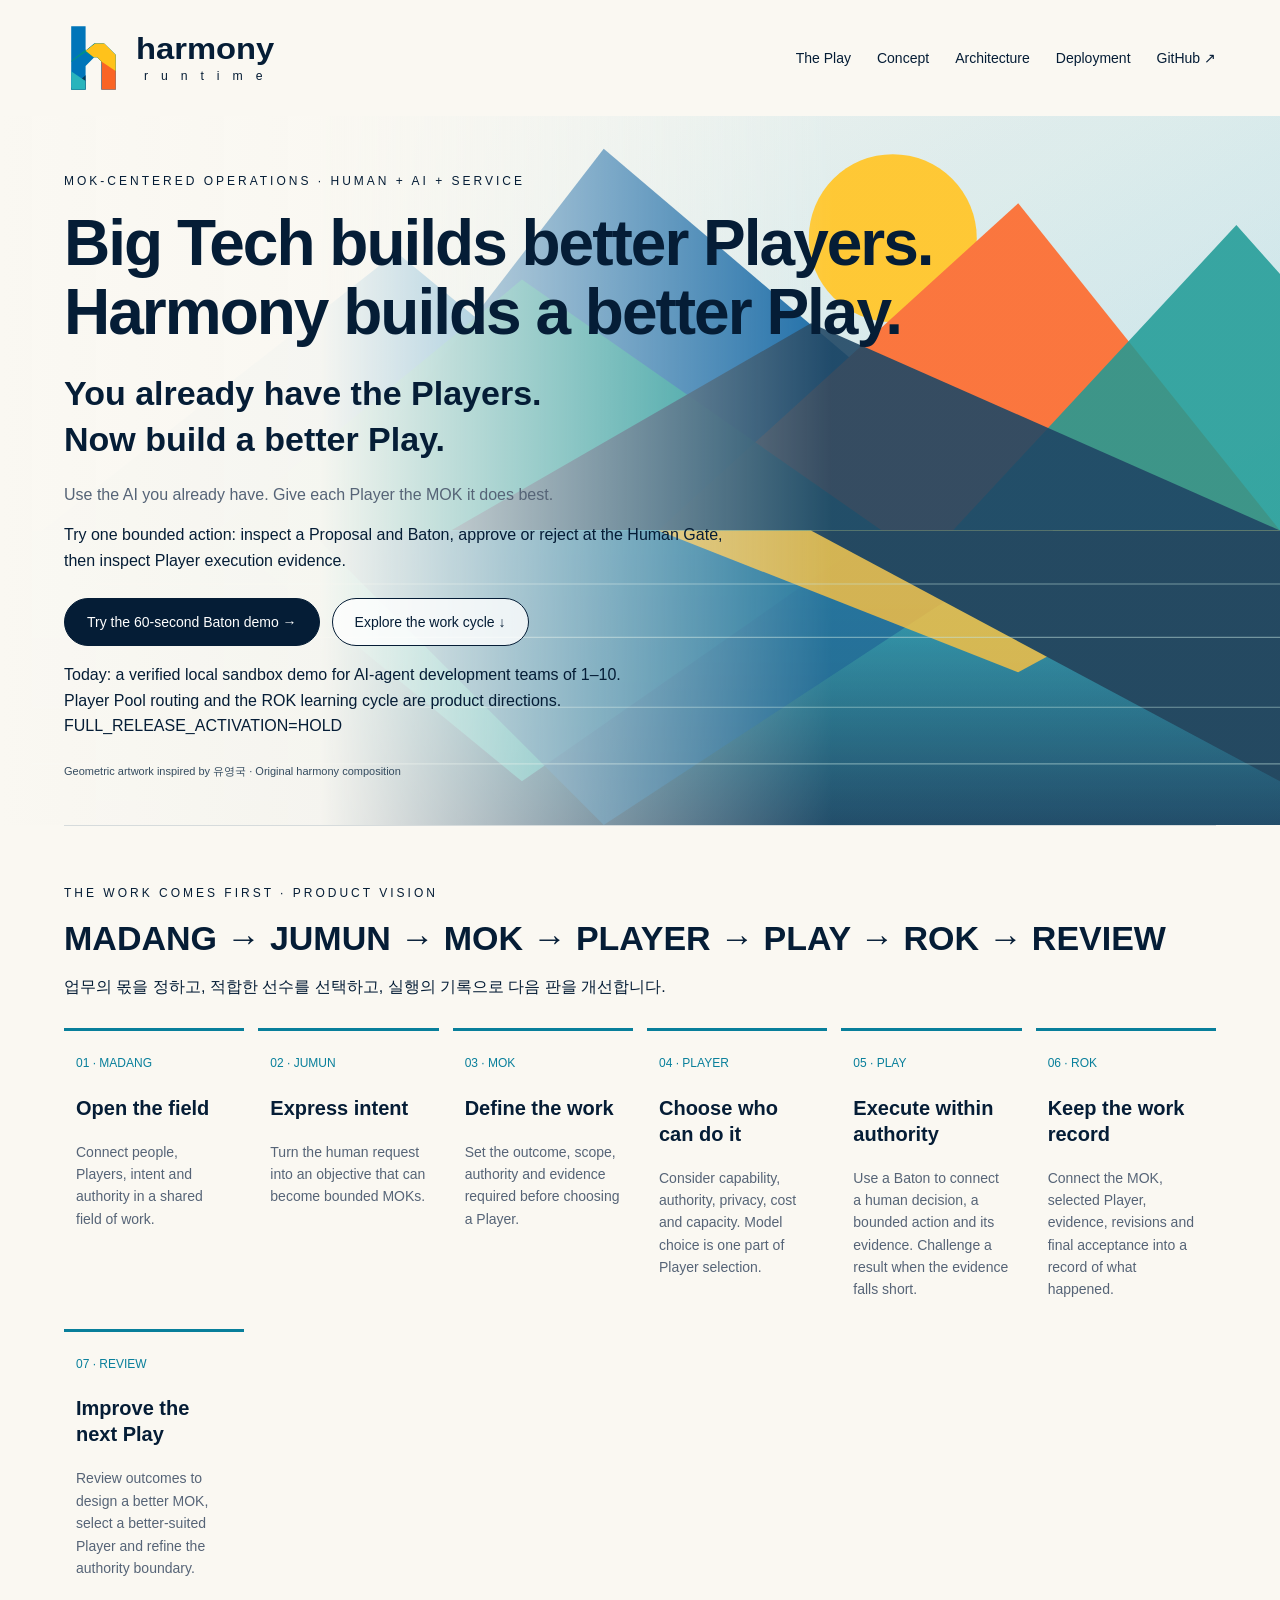
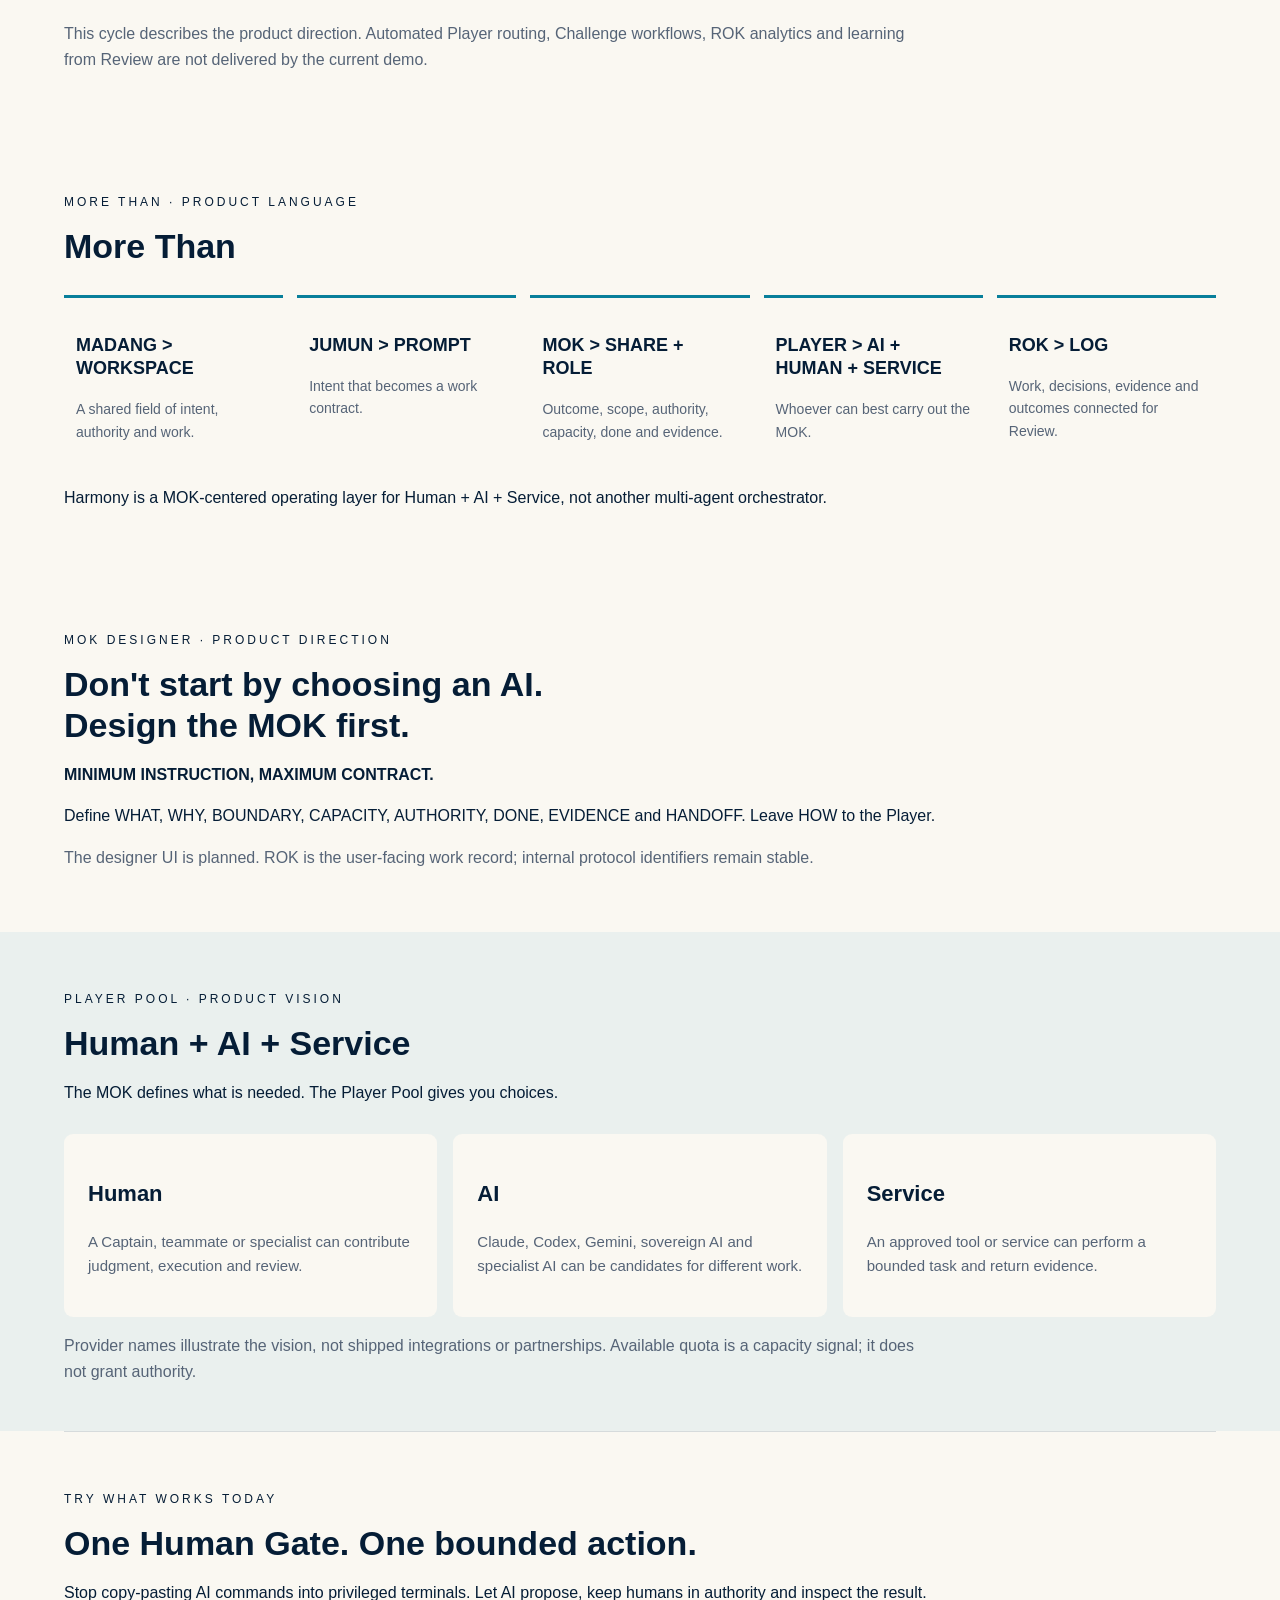
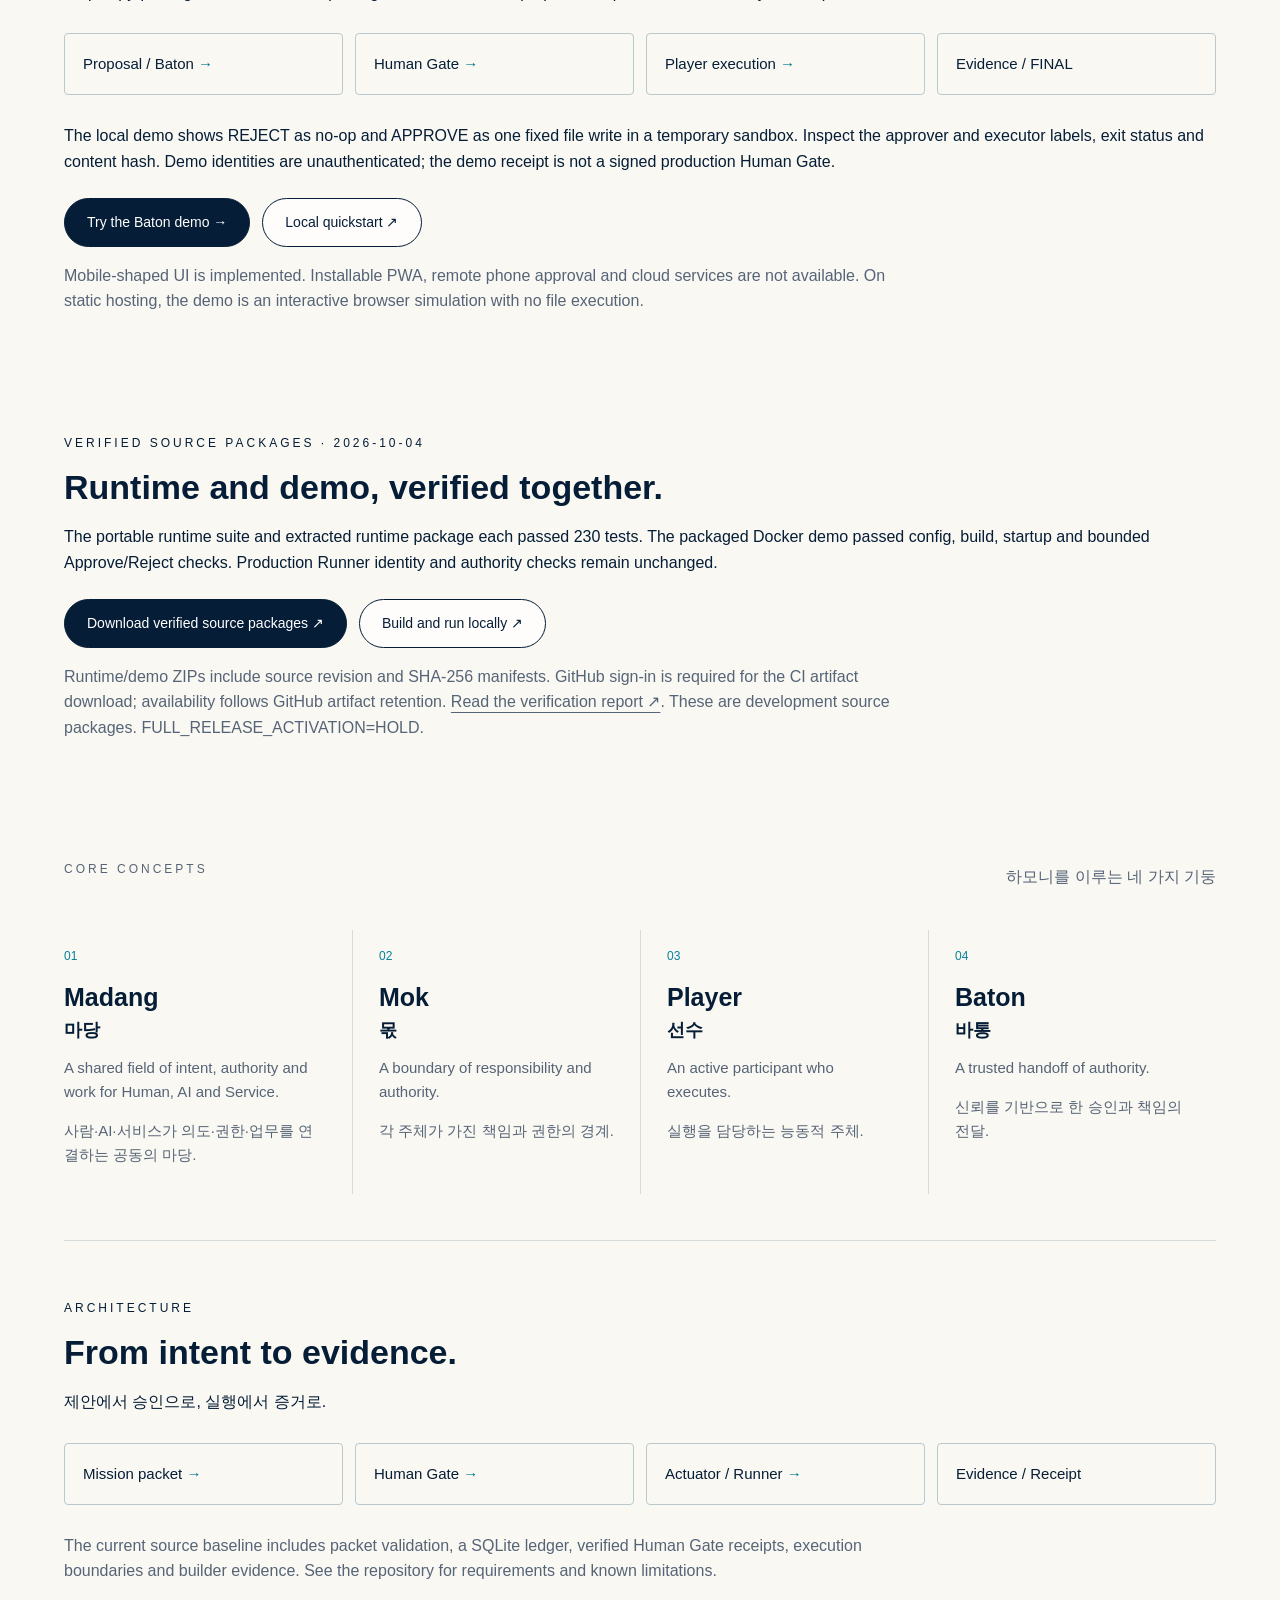
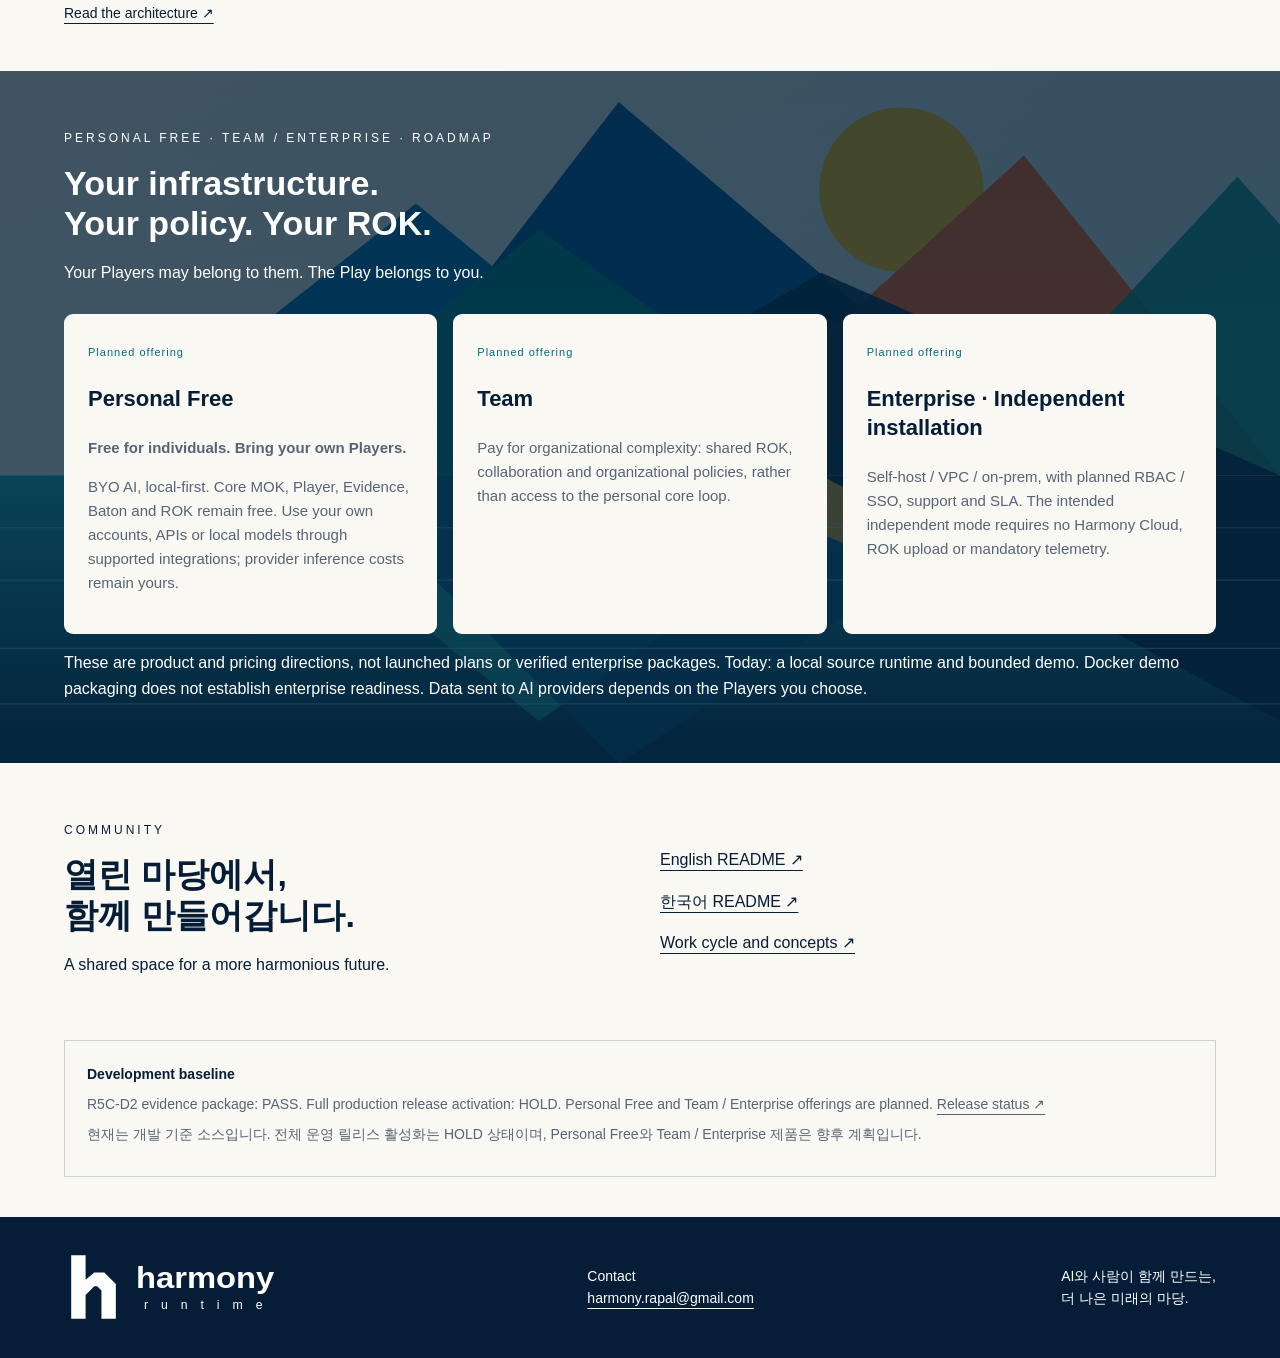
<file: docs/index.html>
<!doctype html>
<html lang="en"><head><meta charset="utf-8"><meta name="viewport" content="width=device-width,initial-scale=1"><meta name="description" content="Harmony — a MOK-centered operating layer for Human + AI + Service. BYO Players, local-first Personal Free and independent Team / Enterprise are product directions. Try the local Baton demo."><meta name="theme-color" content="#051d36"><title>harmony runtime</title><link rel="icon" href="assets/logo-mark.svg" type="image/svg+xml"><link rel="stylesheet" href="style.css"></head>
<body><a class="skip" href="#main">Skip to content</a>
<header class="wrap"><a class="brand" href="#home"><img class="wordmark" src="assets/logo.svg" alt="harmony runtime" width="216" height="72"></a><nav aria-label="Main navigation"><a href="#play">The Play</a><a href="#concept">Concept</a><a href="#architecture">Architecture</a><a href="#deployment">Deployment</a><a href="https://github.com/harmony-rapal/harmony-runtime">GitHub ↗</a></nav></header>
<main id="main"><section class="hero" id="home"><div class="wrap hero-content"><p class="eyebrow">MOK-centered operations · Human + AI + Service</p><h1 class="product-title">Big Tech builds better Players.<br>Harmony builds a better Play.</h1><p class="tagline">You already have the Players.<br>Now build a better Play.</p><p class="principle">Use the AI you already have. Give each Player the MOK it does best.</p><p class="hero-summary">Try one bounded action: inspect a Proposal and Baton, approve or reject at the Human Gate, then inspect Player execution evidence.</p><div class="actions"><a class="button" href="demo.html">Try the 60-second Baton demo →</a><a class="button secondary" href="#play">Explore the work cycle ↓</a></div><p class="hero-summary">Today: a verified local sandbox demo for AI-agent development teams of 1–10.<br>Player Pool routing and the ROK learning cycle are product directions.<br>FULL_RELEASE_ACTIVATION=HOLD</p><p class="credit">Geometric artwork inspired by 유영국 · Original harmony composition</p></div></section>
<section class="wrap section" id="play"><p class="eyebrow">The work comes first · Product vision</p><h2>MADANG → JUMUN → MOK → PLAYER → PLAY → ROK → REVIEW</h2><p lang="ko">업무의 몫을 정하고, 적합한 선수를 선택하고, 실행의 기록으로 다음 판을 개선합니다.</p><div class="work-cycle" aria-label="Product vision: work and review cycle"><article><span class="number">01 · MADANG</span><h3>Open the field</h3><p>Connect people, Players, intent and authority in a shared field of work.</p></article><article><span class="number">02 · JUMUN</span><h3>Express intent</h3><p>Turn the human request into an objective that can become bounded MOKs.</p></article><article><span class="number">03 · MOK</span><h3>Define the work</h3><p>Set the outcome, scope, authority and evidence required before choosing a Player.</p></article><article><span class="number">04 · PLAYER</span><h3>Choose who can do it</h3><p>Consider capability, authority, privacy, cost and capacity. Model choice is one part of Player selection.</p></article><article><span class="number">05 · PLAY</span><h3>Execute within authority</h3><p>Use a Baton to connect a human decision, a bounded action and its evidence. Challenge a result when the evidence falls short.</p></article><article><span class="number">06 · ROK</span><h3>Keep the work record</h3><p>Connect the MOK, selected Player, evidence, revisions and final acceptance into a record of what happened.</p></article><article><span class="number">07 · REVIEW</span><h3>Improve the next Play</h3><p>Review outcomes to design a better MOK, select a better-suited Player and refine the authority boundary.</p></article></div><p class="measure">This cycle describes the product direction. Automated Player routing, Challenge workflows, ROK analytics and learning from Review are not delivered by the current demo.</p></section>
<section class="wrap section" id="more-than"><p class="eyebrow">More Than · Product language</p><h2>More Than</h2><div class="work-cycle"><article><h3>MADANG &gt; WORKSPACE</h3><p>A shared field of intent, authority and work.</p></article><article><h3>JUMUN &gt; PROMPT</h3><p>Intent that becomes a work contract.</p></article><article><h3>MOK &gt; SHARE + ROLE</h3><p>Outcome, scope, authority, capacity, done and evidence.</p></article><article><h3>PLAYER &gt; AI + HUMAN + SERVICE</h3><p>Whoever can best carry out the MOK.</p></article><article><h3>ROK &gt; LOG</h3><p>Work, decisions, evidence and outcomes connected for Review.</p></article></div><p>Harmony is a MOK-centered operating layer for Human + AI + Service, not another multi-agent orchestrator.</p></section>
<section class="wrap section" id="mok-designer"><p class="eyebrow">MOK Designer · Product direction</p><h2>Don't start by choosing an AI.<br>Design the MOK first.</h2><p><strong>MINIMUM INSTRUCTION, MAXIMUM CONTRACT.</strong></p><p>Define WHAT, WHY, BOUNDARY, CAPACITY, AUTHORITY, DONE, EVIDENCE and HANDOFF. Leave HOW to the Player.</p><p class="measure">The designer UI is planned. ROK is the user-facing work record; internal protocol identifiers remain stable.</p></section>
<section class="player-pool"><div class="wrap section"><p class="eyebrow">Player Pool · Product vision</p><h2>Human + AI + Service</h2><p>The MOK defines what is needed. The Player Pool gives you choices.</p><div class="cards"><article><h3>Human</h3><p>A Captain, teammate or specialist can contribute judgment, execution and review.</p></article><article><h3>AI</h3><p>Claude, Codex, Gemini, sovereign AI and specialist AI can be candidates for different work.</p></article><article><h3>Service</h3><p>An approved tool or service can perform a bounded task and return evidence.</p></article></div><p class="measure">Provider names illustrate the vision, not shipped integrations or partnerships. Available quota is a capacity signal; it does not grant authority.</p></div></section>
<section class="wrap section" id="today"><p class="eyebrow">Try what works today</p><h2>One Human Gate. One bounded action.</h2><p>Stop copy-pasting AI commands into privileged terminals. Let AI propose, keep humans in authority and inspect the result.</p><div class="flow" aria-label="Implemented local demo flow"><span>Proposal / Baton</span><span>Human Gate</span><span>Player execution</span><span>Evidence / FINAL</span></div><p>The local demo shows REJECT as no-op and APPROVE as one fixed file write in a temporary sandbox. Inspect the approver and executor labels, exit status and content hash. Demo identities are unauthenticated; the demo receipt is not a signed production Human Gate.</p><div class="actions"><a class="button" href="demo.html">Try the Baton demo →</a><a class="button secondary" href="https://github.com/harmony-rapal/harmony-runtime/blob/main/README.md#60-second-baton-demo">Local quickstart ↗</a></div><p class="measure">Mobile-shaped UI is implemented. Installable PWA, remote phone approval and cloud services are not available. On static hosting, the demo is an interactive browser simulation with no file execution.</p></section>
<section class="wrap section" id="packages"><p class="eyebrow">Verified source packages · 2026-10-04</p><h2>Runtime and demo, verified together.</h2><p>The portable runtime suite and extracted runtime package each passed 230 tests. The packaged Docker demo passed config, build, startup and bounded Approve/Reject checks. Production Runner identity and authority checks remain unchanged.</p><div class="actions"><a class="button" href="https://github.com/harmony-rapal/harmony-runtime/actions/runs/37169943589/artifacts/11290628481">Download verified source packages ↗</a><a class="button secondary" href="https://github.com/harmony-rapal/harmony-runtime/blob/main/docs/DEMO_001_PACKAGING.md">Build and run locally ↗</a></div><p class="measure">Runtime/demo ZIPs include source revision and SHA-256 manifests. GitHub sign-in is required for the CI artifact download; availability follows GitHub artifact retention. <a href="https://github.com/harmony-rapal/harmony-runtime/blob/main/docs/RUNTIME_PACKAGING_PATCH_001.md">Read the verification report ↗</a>. These are development source packages. FULL_RELEASE_ACTIVATION=HOLD.</p></section>
<section class="wrap section" id="concept"><div class="section-heading"><p class="eyebrow">Core concepts</p><p lang="ko">하모니를 이루는 네 가지 기둥</p></div><div class="concepts"><article><span class="number">01</span><h2>Madang <small lang="ko">마당</small></h2><p>A shared field of intent, authority and work for Human, AI and Service.</p><p lang="ko">사람·AI·서비스가 의도·권한·업무를 연결하는 공동의 마당.</p></article><article><span class="number">02</span><h2>Mok <small lang="ko">몫</small></h2><p>A boundary of responsibility and authority.</p><p lang="ko">각 주체가 가진 책임과 권한의 경계.</p></article><article><span class="number">03</span><h2>Player <small lang="ko">선수</small></h2><p>An active participant who executes.</p><p lang="ko">실행을 담당하는 능동적 주체.</p></article><article><span class="number">04</span><h2>Baton <small lang="ko">바통</small></h2><p>A trusted handoff of authority.</p><p lang="ko">신뢰를 기반으로 한 승인과 책임의 전달.</p></article></div></section>
<section class="wrap section" id="architecture"><p class="eyebrow">Architecture</p><h2>From intent to evidence.</h2><p lang="ko">제안에서 승인으로, 실행에서 증거로.</p><div class="flow" aria-label="Mission lifecycle"><span>Mission packet</span><span>Human Gate</span><span>Actuator / Runner</span><span>Evidence / Receipt</span></div><p class="measure">The current source baseline includes packet validation, a SQLite ledger, verified Human Gate receipts, execution boundaries and builder evidence. See the repository for requirements and known limitations.</p><a class="text-link" href="https://github.com/harmony-rapal/harmony-runtime/blob/main/docs/ARCHITECTURE.md">Read the architecture ↗</a></section>
<section class="deployment" id="deployment"><div class="wrap section"><p class="eyebrow">Personal Free · Team / Enterprise · Roadmap</p><h2>Your infrastructure.<br>Your policy. Your ROK.</h2><p>Your Players may belong to them. The Play belongs to you.</p><div class="cards"><article><span class="badge">Planned offering</span><h3>Personal Free</h3><p><strong>Free for individuals. Bring your own Players.</strong></p><p>BYO AI, local-first. Core MOK, Player, Evidence, Baton and ROK remain free. Use your own accounts, APIs or local models through supported integrations; provider inference costs remain yours.</p></article><article><span class="badge">Planned offering</span><h3>Team</h3><p>Pay for organizational complexity: shared ROK, collaboration and organizational policies, rather than access to the personal core loop.</p></article><article><span class="badge">Planned offering</span><h3>Enterprise · Independent installation</h3><p>Self-host / VPC / on-prem, with planned RBAC / SSO, support and SLA. The intended independent mode requires no Harmony Cloud, ROK upload or mandatory telemetry.</p></article></div><p>These are product and pricing directions, not launched plans or verified enterprise packages. Today: a local source runtime and bounded demo. Docker demo packaging does not establish enterprise readiness. Data sent to AI providers depends on the Players you choose.</p></div></section>
<section class="wrap section community"><div><p class="eyebrow">Community</p><h2 lang="ko">열린 마당에서,<br>함께 만들어갑니다.</h2><p>A shared space for a more harmonious future.</p></div><div class="resources"><a href="https://github.com/harmony-rapal/harmony-runtime/blob/main/README.md">English README ↗</a><a href="https://github.com/harmony-rapal/harmony-runtime/blob/main/README_KO.md" lang="ko">한국어 README ↗</a><a href="https://github.com/harmony-rapal/harmony-runtime/blob/main/docs/CONCEPTS.md">Work cycle and concepts ↗</a></div></section>
<aside class="wrap status"><strong>Development baseline</strong><p>R5C-D2 evidence package: PASS. Full production release activation: HOLD. Personal Free and Team / Enterprise offerings are planned. <a href="https://github.com/harmony-rapal/harmony-runtime/blob/main/RELEASE_STATUS.md">Release status ↗</a></p><p lang="ko">현재는 개발 기준 소스입니다. 전체 운영 릴리스 활성화는 HOLD 상태이며, Personal Free와 Team / Enterprise 제품은 향후 계획입니다.</p></aside></main>
<footer><div class="wrap"><a class="brand" href="#home"><img class="wordmark" src="assets/logo-mono.svg" alt="harmony runtime" width="216" height="72"></a><p>Contact<br><a href="mailto:harmony.rapal@gmail.com">harmony.rapal@gmail.com</a></p><p lang="ko">AI와 사람이 함께 만드는,<br>더 나은 미래의 마당.</p></div></footer></body></html>
</file>
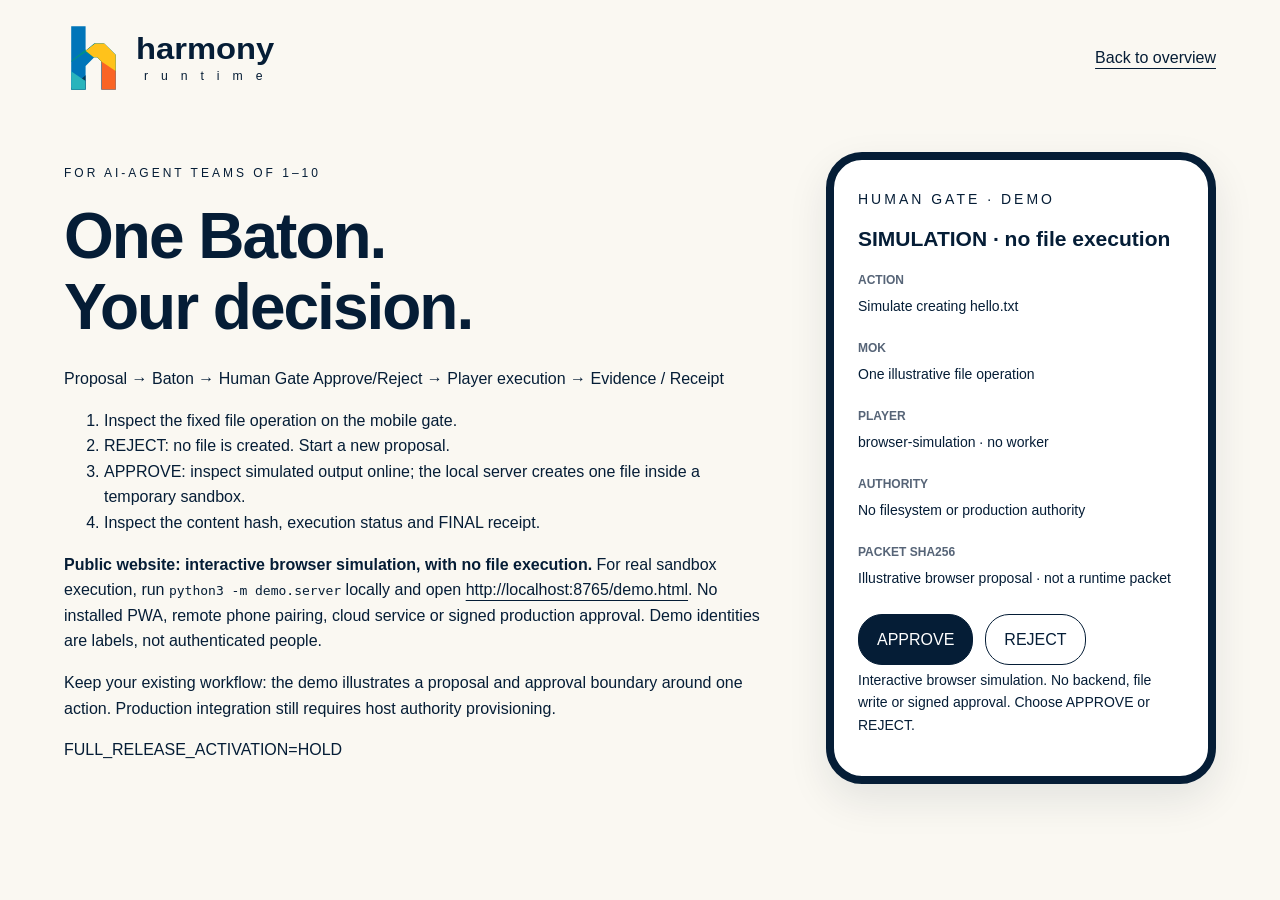
<file: docs/demo.html>
<!doctype html>
<html lang="en"><head><meta charset="utf-8"><meta name="viewport" content="width=device-width,initial-scale=1"><title>Baton demo · harmony runtime</title><link rel="stylesheet" href="style.css"><script src="demo.js?v=20261004-simulation" defer></script></head>
<body><header class="wrap"><a class="brand" href="index.html"><img class="wordmark" src="assets/logo.svg" alt="harmony runtime"></a><a href="index.html">Back to overview</a></header>
<main class="wrap demo-layout"><section><p class="eyebrow">For AI-agent teams of 1–10</p><h1 class="demo-title">One Baton.<br>Your decision.</h1><p>Proposal → Baton → Human Gate Approve/Reject → Player execution → Evidence / Receipt</p><ol><li>Inspect the fixed file operation on the mobile gate.</li><li>REJECT: no file is created. Start a new proposal.</li><li>APPROVE: inspect simulated output online; the local server creates one file inside a temporary sandbox.</li><li>Inspect the content hash, execution status and FINAL receipt.</li></ol><p><strong>Public website: interactive browser simulation, with no file execution.</strong> For real sandbox execution, run <code>python3 -m demo.server</code> locally and open <a href="http://localhost:8765/demo.html">http://localhost:8765/demo.html</a>. No installed PWA, remote phone pairing, cloud service or signed production approval. Demo identities are labels, not authenticated people.</p><p>Keep your existing workflow: the demo illustrates a proposal and approval boundary around one action. Production integration still requires host authority provisioning.</p><p>FULL_RELEASE_ACTIVATION=HOLD</p></section>
<section class="phone" aria-label="Mobile Human Gate"><p class="eyebrow">Human Gate · demo</p><h2 id="status">Connecting…</h2><div id="proposal"><strong>Action</strong><p>Create hello.txt with fixed demo text</p><strong>Mok</strong><p>One new file in a temporary sandbox</p><strong>Player</strong><p>demo-local-worker · unauthenticated demo label</p><strong>Risk / authority</strong><p>Fixed local file write only. No production authority.</p></div><div class="actions"><button id="approve" disabled>APPROVE</button><button id="reject" class="secondary" disabled>REJECT</button></div><button id="new" class="secondary" hidden>New proposal</button><p id="message" role="status" aria-live="polite"></p><section id="result" hidden><h3>Evidence / FINAL receipt</h3><dl id="evidence-summary"></dl><details><summary>Full demo receipt</summary><pre id="receipt"></pre></details></section></section></main></body></html>
</file>
<file: docs/style.css>
:root{color-scheme:light;--ink:#051d36;--muted:#566477;--paper:#faf8f2}*{box-sizing:border-box}html{scroll-behavior:smooth;scroll-padding-top:24px}body{margin:0;background:var(--paper);color:var(--ink);font-family:Arial,"Noto Sans KR",sans-serif;line-height:1.6}a{color:inherit;text-underline-offset:5px}a:focus-visible{outline:3px solid #ec9c00;outline-offset:5px}.wrap{width:min(1160px,90%);margin:auto}header{display:flex;align-items:center;justify-content:space-between;padding:22px 0;gap:24px}.brand{display:flex;align-items:center;gap:12px;text-decoration:none;font-size:30px;font-weight:700;line-height:1.1}.brand small{display:block;font-size:12px;letter-spacing:7px;margin-top:5px}nav{display:flex;flex-wrap:wrap;gap:26px;font-size:14px}nav a{text-decoration:none}.hero{background:linear-gradient(90deg,var(--paper) 0%,rgba(250,248,242,.98) 25%,rgba(250,248,242,.12) 65%),url("assets/landscape.svg") center right/cover no-repeat}.hero-content{padding:44px 0 34px}h1{font-size:clamp(52px,7.5vw,100px);line-height:.97;letter-spacing:-5px;margin:18px 0 24px}h2{font-size:34px;line-height:1.2;margin:14px 0}h3{font-size:22px;line-height:1.3}.eyebrow{font-size:12px;letter-spacing:3px;text-transform:uppercase}.tagline{font-size:clamp(22px,3vw,34px);line-height:1.35;font-weight:700;margin:0 0 20px}.principle{color:var(--muted);line-height:1.45}.actions{display:flex;gap:12px;flex-wrap:wrap;margin-top:24px}.button{background:var(--ink);color:white;border:1px solid var(--ink);border-radius:28px;padding:12px 22px;text-decoration:none;font-size:14px}.secondary{color:var(--ink);background:rgba(255,255,255,.8)}.credit{font-size:11px;margin-top:24px;color:#344b5f}.section{padding:46px 0}.section-heading{display:flex;justify-content:space-between;gap:20px;color:var(--muted)}.concepts{display:grid;grid-template-columns:repeat(4,1fr);margin-top:24px}.concepts article{padding:12px 26px;border-left:1px solid #d6dbdc}.concepts article:first-child{border-left:0;padding-left:0}.number{color:#087f9b;font-size:12px}.concepts h2{font-size:25px}.concepts small{display:block;font-size:18px;margin-top:8px}.concepts p{font-size:15px;color:var(--muted)}#architecture{border-top:1px solid #d6dbdc}.flow{display:grid;grid-template-columns:repeat(4,1fr);gap:12px;margin:28px 0}.flow span{padding:18px;border:1px solid #bac9cd;border-radius:4px;font-size:15px}.flow span:not(:last-child):after{content:" →";color:#007b92}.measure{max-width:850px;color:var(--muted)}.text-link{font-size:14px}.deployment{color:white;background:linear-gradient(rgba(2,29,50,.75),rgba(2,29,50,.72)),url("assets/landscape.svg") center 60%/cover}.cards{display:grid;grid-template-columns:repeat(3,1fr);gap:16px;margin-top:28px}.cards article{background:var(--paper);color:var(--ink);padding:24px;border-radius:9px}.cards p{color:var(--muted);font-size:15px}.badge{font-size:11px;letter-spacing:1px;color:#006c83}.community{display:grid;grid-template-columns:1fr 1fr;gap:40px}.resources{display:flex;flex-direction:column;justify-content:center;gap:16px}.status{padding:22px;border:1px solid #cad4d6;margin-bottom:40px;font-size:14px}.status p{margin:8px 0;color:var(--muted)}footer{background:var(--ink);color:white;padding:34px 0}footer .wrap{display:flex;justify-content:space-between;gap:30px;flex-wrap:wrap}footer p{font-size:14px}.skip{position:absolute;left:16px;top:-100px;background:white;padding:12px;z-index:2}.skip:focus{top:16px}@media(max-width:760px){header{align-items:flex-start;flex-direction:column}nav{gap:16px}.hero{background:linear-gradient(90deg,rgba(250,248,242,.98),rgba(250,248,242,.65)),url("assets/landscape.svg") center/cover}h1{letter-spacing:-3px}.concepts{grid-template-columns:repeat(2,1fr);gap:20px}.concepts article{padding:12px!important;border:0}.section-heading{flex-direction:column;gap:0}.cards,.community{grid-template-columns:1fr}.flow{grid-template-columns:repeat(2,1fr)}.section{padding:34px 0}}@media(max-width:400px){.concepts,.flow{grid-template-columns:1fr}}@media(prefers-reduced-motion:reduce){html{scroll-behavior:auto}}


.brand .wordmark{display:block;width:216px;height:72px;object-fit:contain}header .brand,footer .brand{line-height:0}

.hero-title{width:min(420px,100%);margin:18px 0 24px;line-height:0;letter-spacing:normal}.hero-title img{display:block;width:100%;height:auto}

.product-title{max-width:800px;font-size:clamp(38px,5vw,68px);line-height:1.08;letter-spacing:-2px}.hero .tagline{max-width:660px}.demo-layout{display:grid;grid-template-columns:1fr 390px;gap:64px;padding:36px 0 70px}.demo-title{font-size:clamp(40px,5vw,68px);line-height:1.1;letter-spacing:-2px}.phone{border:8px solid var(--ink);border-radius:36px;background:white;padding:24px;box-shadow:0 16px 40px #051d3618;min-width:0}.phone p{font-size:14px;overflow-wrap:anywhere;margin:4px 0 16px}.phone strong{font-size:12px;text-transform:uppercase;color:var(--muted)}button{font:inherit;border:1px solid var(--ink);border-radius:24px;background:var(--ink);color:white;padding:12px 18px;cursor:pointer}button:disabled{opacity:.45;cursor:default}button:focus-visible{outline:3px solid #ec9c00;outline-offset:3px}#new{margin-top:16px}pre{white-space:pre-wrap;overflow-wrap:anywhere;font-size:12px;background:var(--paper);padding:12px}.phone h2{font-size:21px;overflow-wrap:anywhere}@media(max-width:800px){.demo-layout{grid-template-columns:1fr;gap:24px}.phone{width:min(390px,100%);margin:auto}}

.hero-summary{max-width:690px}.work-cycle{display:grid;grid-template-columns:repeat(5,1fr);gap:14px;margin:28px 0}.work-cycle article{border-top:3px solid #087f9b;padding:18px 12px 0}.work-cycle h3{font-size:20px}.work-cycle p{font-size:14px;color:var(--muted)}.player-pool{background:#eaf0ee}.player-pool .measure{margin-bottom:0}#play,#today{border-top:1px solid #d6dbdc}#play h2{overflow-wrap:anywhere}@media(max-width:1000px){.work-cycle{grid-template-columns:repeat(3,1fr)}}@media(max-width:760px){.work-cycle{grid-template-columns:1fr}.work-cycle article{padding-top:12px}.hero-summary{max-width:100%}}

#evidence-summary{font-size:13px}#evidence-summary dt{font-weight:bold;margin-top:10px}#evidence-summary dd{margin:2px 0;overflow-wrap:anywhere}details summary{cursor:pointer}

/* Product copy must wrap within narrow viewports. */
.work-cycle{grid-template-columns:repeat(auto-fit,minmax(180px,1fr))}.work-cycle article{min-width:0;overflow-wrap:anywhere}.product-title{max-width:960px}#more-than h3{font-size:18px}nav,.actions{min-width:0}@media(max-width:760px){.work-cycle{grid-template-columns:1fr}.product-title{font-size:clamp(32px,8vw,48px);letter-spacing:-1px}}
</file>
